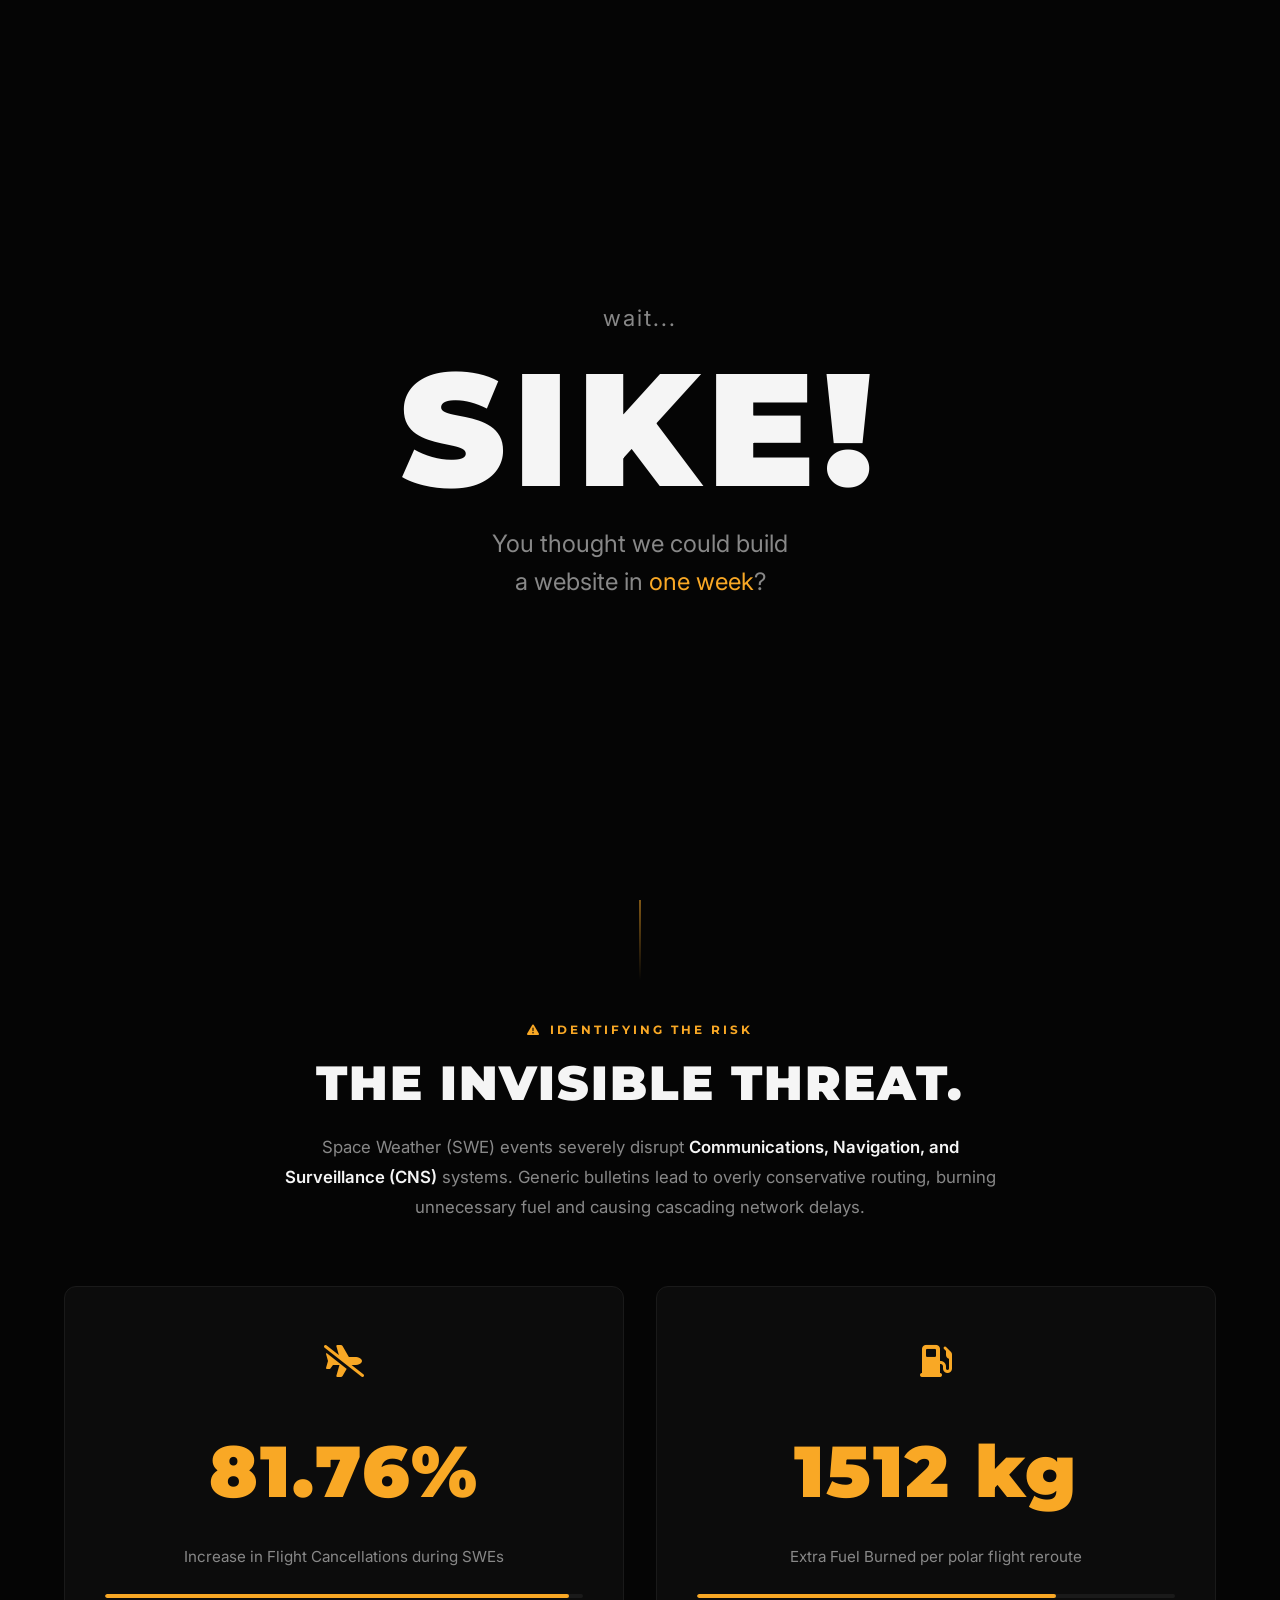
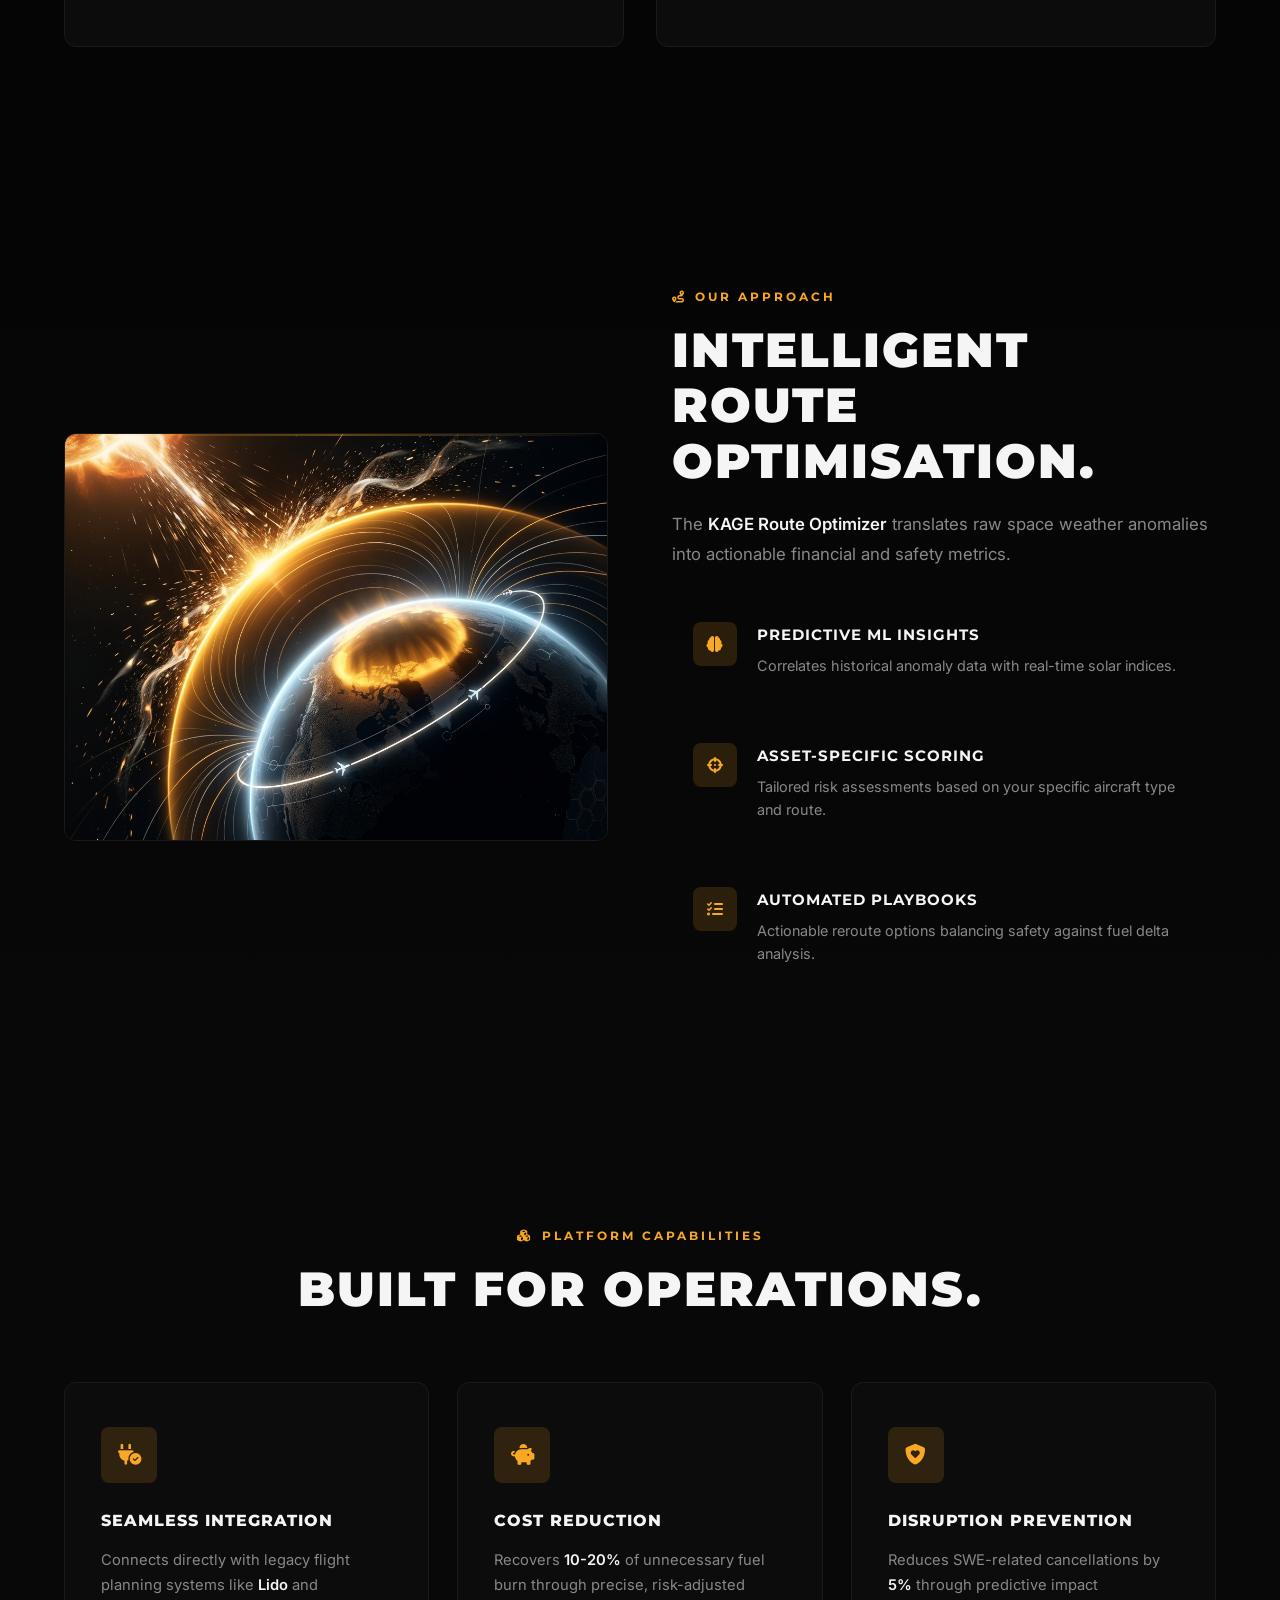
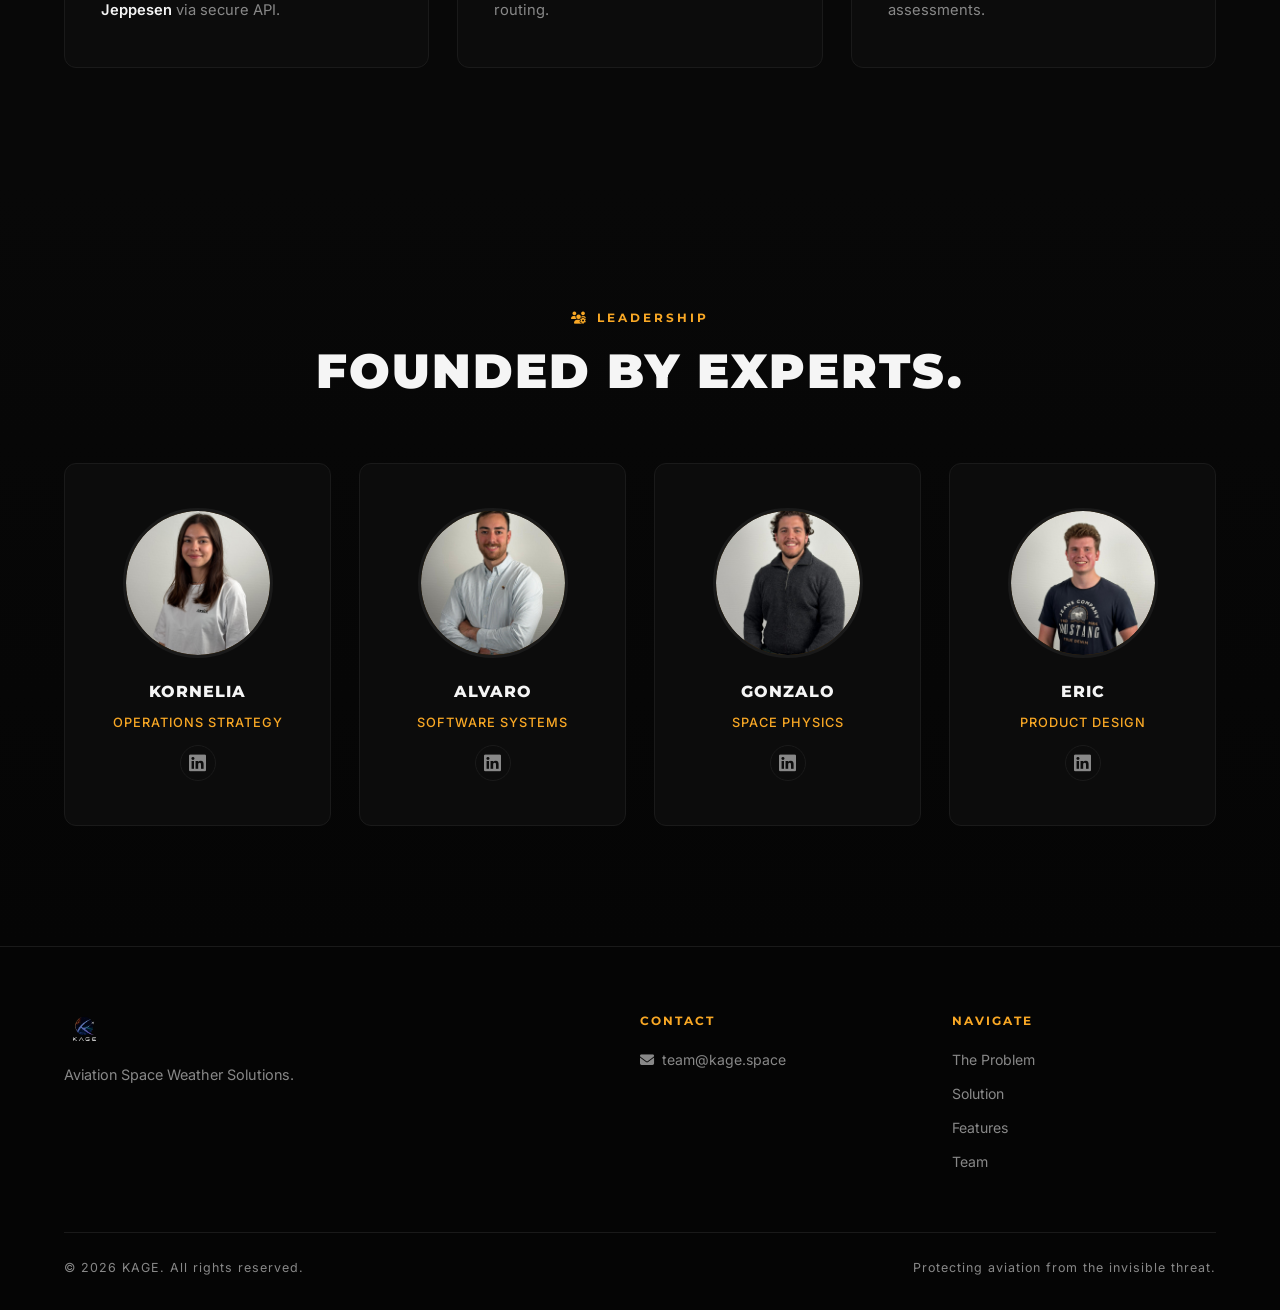
<file: kage-landing/index.html>
<!DOCTYPE html>
<html lang="en">

<head>
  <meta charset="UTF-8" />
  <meta name="viewport" content="width=device-width, initial-scale=1.0" />
  <title>KAGE — Space Weather Protection for Global Aviation</title>
  <meta name="description"
    content="KAGE is the ultimate space weather decision support engine for airline Operations Control Centres. Optimise polar routing, minimise fuel burn, and predict disruption before it strikes." />
  <link rel="preconnect" href="https://fonts.googleapis.com" />
  <link rel="preconnect" href="https://fonts.gstatic.com" crossorigin />
  <link
    href="https://fonts.googleapis.com/css2?family=Inter:wght@300;400;500;600&family=Montserrat:wght@600;700;800;900&display=swap"
    rel="stylesheet" />
  <link rel="stylesheet" href="https://cdnjs.cloudflare.com/ajax/libs/font-awesome/6.5.1/css/all.min.css" />
  <link rel="stylesheet" href="styles.css" />
</head>

<body>
  <!-- ═══ SPLASH JOKE SCREEN ═══ -->
  <div class="splash-screen" id="splashScreen">
    <div class="splash-content">
      <div class="splash-text splash-sike" id="splashSike">
        <p class="splash-small">wait...</p>
        <h1>SIKE!</h1>
        <p class="splash-sub">You thought we could build<br>a website in <span class="text-accent">one week</span>?</p>
      </div>
      <div class="splash-text splash-yes" id="splashYes">
        <h1>ACTUALLY YES,</h1>
        <p class="splash-sub-big">WE <span class="text-accent">DID IT.</span></p>
      </div>
    </div>
  </div>

  <nav class="navbar" id="navbar">
    <div class="nav-container">
      <a href="#" class="nav-logo"><img src="assets/KAGE.png" alt="KAGE Logo" class="logo-img" /></a>
      <ul class="nav-links" id="navLinks">
        <li><a href="#problem">The Problem</a></li>
        <li><a href="#solution">Solution</a></li>
        <li><a href="#features">Features</a></li>
        <li><a href="#team">Team</a></li>
      </ul>
      <a href="#contact" class="btn btn-primary nav-cta">Request Demo</a>
      <button class="nav-toggle" id="navToggle"
        aria-label="Toggle navigation"><span></span><span></span><span></span></button>
    </div>
  </nav>

  <header class="hero" id="hero">
    <canvas id="heroCanvas" class="hero-canvas"></canvas>
    <div class="hero-glow"></div>
    <div class="hero-content reveal">
      <p class="hero-tagline"><i class="fa-solid fa-satellite-dish"></i> Space Weather Intelligence</p>
      <h1 class="hero-headline">THE SHADOW<br>PROTECTING<br><span class="text-accent">GLOBAL AVIATION.</span></h1>
      <p class="hero-sub">KAGE is the ultimate space weather decision support engine for Operations Control Centres
        (OCC). We optimise polar routing, minimise fuel burn, and predict disruption before it strikes.</p>
      <div class="hero-buttons">
        <a href="#solution" class="btn btn-primary btn-lg">Explore the Platform</a>
        <a href="#problem" class="btn btn-outline btn-lg">View the Data</a>
      </div>
    </div>

  </header>

  <section class="section section-problem" id="problem">
    <div class="container">
      <div class="section-header reveal">
        <p class="section-label"><i class="fa-solid fa-triangle-exclamation"></i> Identifying the Risk</p>
        <h2 class="section-title">THE INVISIBLE THREAT.</h2>
        <p class="section-desc">Space Weather (SWE) events severely disrupt <strong>Communications, Navigation, and
            Surveillance (CNS)</strong> systems. Generic bulletins lead to overly conservative routing, burning
          unnecessary fuel and causing cascading network delays.</p>
      </div>
      <div class="metrics-grid">
        <div class="metric-card reveal">
          <div class="metric-icon"><i class="fa-solid fa-plane-slash"></i></div>
          <div class="metric-value" data-target="96.96" data-suffix="%" data-decimals="2">0</div>
          <p class="metric-label">Increase in Flight Cancellations during SWEs</p>
          <div class="metric-bar">
            <div class="metric-bar-fill" style="--bar-width:97%"></div>
          </div>
        </div>
        <div class="metric-card reveal">
          <div class="metric-icon"><i class="fa-solid fa-gas-pump"></i></div>
          <div class="metric-value" data-target="1793" data-suffix=" kg" data-decimals="0">0</div>
          <p class="metric-label">Extra Fuel Burned per polar flight reroute</p>
          <div class="metric-bar">
            <div class="metric-bar-fill" style="--bar-width:75%"></div>
          </div>
        </div>
      </div>
    </div>
  </section>

  <section class="section section-solution" id="solution">
    <div class="container">
      <div class="solution-grid">
        <div class="solution-visual reveal">
          <div class="visual-frame">
            <img src="assets/kage_shield_visual.png" alt="KAGE Route Optimiser visualisation" loading="lazy" />
            <div class="visual-overlay"></div>
            <div class="visual-scanline"></div>
          </div>
        </div>
        <div class="solution-content reveal">
          <p class="section-label"><i class="fa-solid fa-route"></i> Our Approach</p>
          <h2 class="section-title">INTELLIGENT ROUTE OPTIMISATION.</h2>
          <p class="section-desc">The <strong>KAGE Route Optimizer</strong> translates raw space weather anomalies into
            actionable financial and safety metrics.</p>
          <ul class="solution-features">
            <li>
              <div class="feature-icon"><i class="fa-solid fa-brain"></i></div>
              <div>
                <h4>Predictive ML Insights</h4>
                <p>Correlates historical anomaly data with real-time solar indices.</p>
              </div>
            </li>
            <li>
              <div class="feature-icon"><i class="fa-solid fa-crosshairs"></i></div>
              <div>
                <h4>Asset-Specific Scoring</h4>
                <p>Tailored risk assessments based on your specific aircraft type and route.</p>
              </div>
            </li>
            <li>
              <div class="feature-icon"><i class="fa-solid fa-list-check"></i></div>
              <div>
                <h4>Automated Playbooks</h4>
                <p>Actionable reroute options balancing safety against fuel delta analysis.</p>
              </div>
            </li>
          </ul>
        </div>
      </div>
    </div>
  </section>

  <section class="section section-features" id="features">
    <div class="container">
      <div class="section-header reveal">
        <p class="section-label"><i class="fa-solid fa-cubes"></i> Platform Capabilities</p>
        <h2 class="section-title">BUILT FOR OPERATIONS.</h2>
      </div>
      <div class="features-grid">
        <div class="feature-card reveal">
          <div class="feature-card-icon"><i class="fa-solid fa-plug-circle-check"></i></div>
          <h3>Seamless Integration</h3>
          <p>Connects directly with legacy flight planning systems like <strong>Lido</strong> and
            <strong>Jeppesen</strong> via secure API.
          </p>
          <div class="feature-card-glow"></div>
        </div>
        <div class="feature-card reveal">
          <div class="feature-card-icon"><i class="fa-solid fa-piggy-bank"></i></div>
          <h3>Cost Reduction</h3>
          <p>Recovers <strong>10-20%</strong> of unnecessary fuel burn through precise, risk-adjusted routing.</p>
          <div class="feature-card-glow"></div>
        </div>
        <div class="feature-card reveal">
          <div class="feature-card-icon"><i class="fa-solid fa-shield-heart"></i></div>
          <h3>Disruption Prevention</h3>
          <p>Reduces SWE-related cancellations by <strong>5%</strong> through predictive impact assessments.</p>
          <div class="feature-card-glow"></div>
        </div>
      </div>
    </div>
  </section>

  <section class="section section-team" id="team">
    <div class="container">
      <div class="section-header reveal">
        <p class="section-label"><i class="fa-solid fa-users-gear"></i> Leadership</p>
        <h2 class="section-title">FOUNDED BY EXPERTS.</h2>
      </div>
      <div class="team-grid">
        <div class="team-card reveal">
          <a href="https://www.linkedin.com/in/kornelia-wojtowicz-ba9136312" target="_blank" rel="noopener" class="team-link">
            <div class="team-avatar"><img src="assets/Kornelia.jpeg" alt="Kornelia" /></div>
          </a>
          <h4>Kornelia</h4>
          <p class="team-role">Operations Strategy</p>
          <a href="https://www.linkedin.com/in/kornelia-wojtowicz-ba9136312" target="_blank" rel="noopener" class="team-linkedin"><i class="fa-brands fa-linkedin"></i></a>
        </div>
        <div class="team-card reveal">
          <a href="https://www.linkedin.com/in/álvaro-martínez-collado-b00a3b299/" target="_blank" rel="noopener" class="team-link">
            <div class="team-avatar"><img src="assets/Alvaro.jpeg" alt="Alvaro" /></div>
          </a>
          <h4>Alvaro</h4>
          <p class="team-role">Software Systems</p>
          <a href="https://www.linkedin.com/in/álvaro-martínez-collado-b00a3b299/" target="_blank" rel="noopener" class="team-linkedin"><i class="fa-brands fa-linkedin"></i></a>
        </div>
        <div class="team-card reveal">
          <a href="https://www.linkedin.com/in/gonzalo-leon-guitart-palonsky-9871541ab/" target="_blank" rel="noopener" class="team-link">
            <div class="team-avatar"><img src="assets/Gonzalo.jpeg" alt="Gonzalo" /></div>
          </a>
          <h4>Gonzalo</h4>
          <p class="team-role">Space Physics</p>
          <a href="https://www.linkedin.com/in/gonzalo-leon-guitart-palonsky-9871541ab/" target="_blank" rel="noopener" class="team-linkedin"><i class="fa-brands fa-linkedin"></i></a>
        </div>
        <div class="team-card reveal">
          <a href="https://www.linkedin.com/in/bär-eric/" target="_blank" rel="noopener" class="team-link">
            <div class="team-avatar"><img src="assets/Eric.jpeg" alt="Eric" /></div>
          </a>
          <h4>Eric</h4>
          <p class="team-role">Product Design</p>
          <a href="https://www.linkedin.com/in/bär-eric/" target="_blank" rel="noopener" class="team-linkedin"><i class="fa-brands fa-linkedin"></i></a>
        </div>
      </div>
    </div>
  </section>

  <footer class="site-footer" id="contact">
    <div class="container">
      <div class="footer-grid">
        <div class="footer-brand"><a href="#" class="nav-logo footer-logo"><img src="assets/KAGE.png" alt="KAGE Logo" class="logo-img" /></a>
          <p>Aviation Space Weather Solutions.</p>
        </div>
        <div class="footer-contact">
          <h5>Contact</h5><a href="mailto:team@kage.space"><i class="fa-solid fa-envelope"></i> team@kage.space</a>
        </div>
        <div class="footer-links">
          <h5>Navigate</h5><a href="#problem">The Problem</a><a href="#solution">Solution</a><a
            href="#features">Features</a><a href="#team">Team</a>
        </div>
      </div>
      <div class="footer-bottom">
        <p>&copy; 2026 KAGE. All rights reserved.</p>
        <p>Protecting aviation from the invisible threat.</p>
      </div>
    </div>
  </footer>
  <script src="script.js"></script>
</body>

</html>
</file>
<file: kage-landing/styles.css>
/* ═══════════════════════════════════════════════════
   KAGE — Design System
   ═══════════════════════════════════════════════════ */
:root {
  --bg: #050505;
  --bg-card: #0c0c0c;
  --bg-card-hover: #111111;
  --border: #1a1a1a;
  --border-hover: #2a2a2a;
  --text: #f5f5f5;
  --text-muted: #888888;
  --accent: #f9a825;
  --accent-dim: rgba(249, 168, 37, 0.15);
  --accent-glow: rgba(249, 168, 37, 0.35);
  --font-head: 'Montserrat', sans-serif;
  --font-body: 'Inter', sans-serif;
  --radius: 12px;
  --radius-sm: 8px;
  --transition: 0.35s cubic-bezier(0.25, 0.46, 0.45, 0.94);
}

/* ═══════════════════════════════════════════════════
   SPLASH JOKE SCREEN
   ═══════════════════════════════════════════════════ */
.splash-screen {
  position: fixed; inset: 0; z-index: 9999;
  background: var(--bg);
  display: flex; align-items: center; justify-content: center;
  transition: opacity 0.8s ease, visibility 0.8s ease;
}
.splash-screen.hidden {
  opacity: 0; visibility: hidden; pointer-events: none;
}
.splash-content { text-align: center; position: relative; padding: 24px; }
.splash-text {
  position: absolute; top: 50%; left: 50%;
  transform: translate(-50%, -50%);
  width: max-content; max-width: 90vw;
  opacity: 0; transition: opacity 0.6s ease, transform 0.6s ease;
}
.splash-text.active {
  opacity: 1; transform: translate(-50%, -50%) scale(1);
}
.splash-text.exit {
  opacity: 0; transform: translate(-50%, -50%) scale(0.8);
}
.splash-small {
  font-family: var(--font-body); font-size: clamp(1rem, 3vw, 1.4rem);
  color: var(--text-muted); letter-spacing: 2px;
  text-transform: lowercase; margin-bottom: 12px;
}
.splash-sike h1 {
  font-family: var(--font-head); font-weight: 900;
  font-size: clamp(4rem, 15vw, 10rem);
  letter-spacing: 8px; line-height: 1;
  color: var(--text); margin-bottom: 16px;
}
.splash-sub {
  font-family: var(--font-body); font-size: clamp(1rem, 3vw, 1.5rem);
  color: var(--text-muted); line-height: 1.6;
}
.splash-yes h1 {
  font-family: var(--font-head); font-weight: 900;
  font-size: clamp(2.5rem, 8vw, 5.5rem);
  letter-spacing: 4px; line-height: 1.1;
  color: var(--text); margin-bottom: 8px;
}
.splash-sub-big {
  font-family: var(--font-head); font-weight: 900;
  font-size: clamp(3rem, 10vw, 7rem);
  letter-spacing: 4px; line-height: 1;
}

/* ── Reset ── */
*, *::before, *::after { margin: 0; padding: 0; box-sizing: border-box; }
html { scroll-behavior: smooth; font-size: 16px; }
body {
  font-family: var(--font-body);
  background: var(--bg);
  color: var(--text);
  line-height: 1.7;
  overflow-x: hidden;
  -webkit-font-smoothing: antialiased;
}
a { color: inherit; text-decoration: none; }
ul { list-style: none; }
img { max-width: 100%; display: block; }
strong { color: var(--text); font-weight: 600; }

/* ── Utility ── */
.container { max-width: 1200px; margin: 0 auto; padding: 0 24px; }
.text-accent { color: var(--accent); }
.section { padding: 120px 0; position: relative; }
.section-header { text-align: center; max-width: 720px; margin: 0 auto 64px; }
.section-label {
  font-family: var(--font-head);
  font-size: 0.75rem;
  font-weight: 700;
  letter-spacing: 3px;
  text-transform: uppercase;
  color: var(--accent);
  margin-bottom: 16px;
  display: flex; align-items: center; justify-content: center; gap: 8px;
}
.section-title {
  font-family: var(--font-head);
  font-size: clamp(2rem, 4vw, 3rem);
  font-weight: 900;
  letter-spacing: 2px;
  text-transform: uppercase;
  line-height: 1.15;
  margin-bottom: 20px;
}
.section-desc { color: var(--text-muted); font-size: 1.05rem; line-height: 1.8; }

/* ── Buttons ── */
.btn {
  display: inline-flex; align-items: center; gap: 8px;
  font-family: var(--font-head); font-weight: 700; font-size: 0.8rem;
  letter-spacing: 1.5px; text-transform: uppercase;
  padding: 14px 32px; border-radius: 6px;
  border: 2px solid transparent;
  cursor: pointer; transition: var(--transition);
  position: relative; overflow: hidden;
}
.btn-primary {
  background: var(--accent); color: #050505; border-color: var(--accent);
}
.btn-primary:hover { background: #fdd835; box-shadow: 0 0 30px var(--accent-glow); transform: translateY(-2px); }
.btn-outline {
  background: transparent; color: var(--text); border-color: var(--border-hover);
}
.btn-outline:hover { border-color: var(--accent); color: var(--accent); transform: translateY(-2px); }
.btn-lg { padding: 16px 36px; font-size: 0.85rem; }

/* ═══════════════════════════════════════════════════
   NAV
   ═══════════════════════════════════════════════════ */
.navbar {
  position: fixed; top: 0; left: 0; width: 100%; z-index: 1000;
  background: rgba(5, 5, 5, 0.6);
  backdrop-filter: blur(20px); -webkit-backdrop-filter: blur(20px);
  border-bottom: 1px solid transparent;
  transition: var(--transition);
}
.navbar.scrolled { border-bottom-color: var(--border); background: rgba(5, 5, 5, 0.92); }
.nav-container {
  max-width: 1200px; margin: 0 auto; padding: 0 24px;
  display: flex; align-items: center; justify-content: space-between;
  height: 72px;
}
.nav-logo { display: flex; align-items: center; gap: 10px; }
.logo-img { height: 40px; width: auto; }
.logo-icon { color: var(--accent); font-size: 1.3rem; }
.logo-text {
  font-family: var(--font-head); font-weight: 900; font-size: 1.4rem;
  letter-spacing: 4px; color: var(--text);
}
.nav-links { display: flex; gap: 36px; }
.nav-links a {
  font-family: var(--font-body); font-size: 0.82rem; font-weight: 500;
  letter-spacing: 1px; text-transform: uppercase; color: var(--text-muted);
  transition: var(--transition); position: relative;
}
.nav-links a::after {
  content: ''; position: absolute; bottom: -4px; left: 0;
  width: 0; height: 2px; background: var(--accent);
  transition: var(--transition);
}
.nav-links a:hover { color: var(--text); }
.nav-links a:hover::after { width: 100%; }
.nav-cta { font-size: 0.72rem !important; padding: 10px 24px !important; }
.nav-toggle { display: none; background: none; border: none; cursor: pointer; flex-direction: column; gap: 5px; }
.nav-toggle span { display: block; width: 24px; height: 2px; background: var(--text); transition: var(--transition); }

/* ═══════════════════════════════════════════════════
   HERO
   ═══════════════════════════════════════════════════ */
.hero {
  position: relative; min-height: 100vh;
  display: flex; align-items: center; justify-content: center;
  padding: 120px 24px 80px; overflow: hidden;
}
.hero-canvas {
  position: absolute; top: 0; left: 0; width: 100%; height: 100%;
  z-index: 0; pointer-events: none;
}
.hero-glow {
  position: absolute; top: 50%; left: 50%;
  width: 800px; height: 800px;
  transform: translate(-50%, -50%);
  background: radial-gradient(circle, var(--accent-dim) 0%, transparent 70%);
  z-index: 0; animation: pulseGlow 6s ease-in-out infinite;
}
@keyframes pulseGlow { 0%, 100% { opacity: 0.4; transform: translate(-50%, -50%) scale(1); } 50% { opacity: 0.7; transform: translate(-50%, -50%) scale(1.1); } }
.hero-content { position: relative; z-index: 1; text-align: center; max-width: 860px; }
.hero-tagline {
  font-family: var(--font-head); font-size: 0.75rem; font-weight: 700;
  letter-spacing: 4px; text-transform: uppercase; color: var(--accent);
  margin-bottom: 24px; display: flex; align-items: center; justify-content: center; gap: 10px;
}
.hero-headline {
  font-family: var(--font-head); font-weight: 900;
  font-size: clamp(2.8rem, 7vw, 5.5rem);
  letter-spacing: 3px; line-height: 1.05; margin-bottom: 28px;
}
.hero-sub {
  color: var(--text-muted); font-size: 1.1rem; line-height: 1.8;
  max-width: 640px; margin: 0 auto 40px;
}
.hero-buttons { display: flex; gap: 16px; justify-content: center; flex-wrap: wrap; }
.hero-scroll-indicator {
  position: absolute; bottom: 32px; left: 50%; transform: translateX(-50%);
  display: flex; flex-direction: column; align-items: center; gap: 8px; z-index: 1;
}
.hero-scroll-indicator span { font-size: 0.65rem; letter-spacing: 3px; text-transform: uppercase; color: var(--text-muted); }
.scroll-line { width: 1px; height: 48px; background: linear-gradient(to bottom, var(--accent), transparent); animation: scrollPulse 2s ease-in-out infinite; }
@keyframes scrollPulse { 0%, 100% { opacity: 1; height: 48px; } 50% { opacity: 0.3; height: 32px; } }

/* ═══════════════════════════════════════════════════
   PROBLEM — METRICS
   ═══════════════════════════════════════════════════ */
.section-problem { background: var(--bg); }
.section-problem::before {
  content: ''; position: absolute; top: 0; left: 50%; transform: translateX(-50%);
  width: 1px; height: 80px; background: linear-gradient(to bottom, var(--accent), transparent);
}
.metrics-grid { display: grid; grid-template-columns: repeat(auto-fit, minmax(320px, 1fr)); gap: 32px; }
.metric-card {
  background: var(--bg-card); border: 1px solid var(--border);
  border-radius: var(--radius); padding: 48px 40px; text-align: center;
  transition: var(--transition); position: relative; overflow: hidden;
}
.metric-card::before {
  content: ''; position: absolute; top: 0; left: 0; right: 0; height: 2px;
  background: linear-gradient(90deg, transparent, var(--accent), transparent); opacity: 0;
  transition: var(--transition);
}
.metric-card:hover { border-color: var(--border-hover); transform: translateY(-4px); }
.metric-card:hover::before { opacity: 1; }
.metric-icon { font-size: 2rem; color: var(--accent); margin-bottom: 20px; }
.metric-value {
  font-family: var(--font-head); font-size: clamp(3rem, 6vw, 4.5rem);
  font-weight: 900; color: var(--accent); letter-spacing: 2px; margin-bottom: 12px;
}
.metric-label { color: var(--text-muted); font-size: 0.95rem; margin-bottom: 24px; }
.metric-bar { width: 100%; height: 4px; background: var(--border); border-radius: 2px; overflow: hidden; }
.metric-bar-fill { height: 100%; width: 0; background: var(--accent); border-radius: 2px; transition: width 1.5s cubic-bezier(0.25, 0.46, 0.45, 0.94); }
.metric-card.visible .metric-bar-fill { width: var(--bar-width); }

/* ═══════════════════════════════════════════════════
   SOLUTION
   ═══════════════════════════════════════════════════ */
.section-solution { background: linear-gradient(180deg, var(--bg) 0%, #080808 100%); }
.solution-grid { display: grid; grid-template-columns: 1fr 1fr; gap: 64px; align-items: center; }
.visual-frame {
  position: relative; border-radius: var(--radius); overflow: hidden;
  border: 1px solid var(--border); aspect-ratio: 4/3;
}
.visual-frame img { width: 100%; height: 100%; object-fit: cover; }
.visual-overlay {
  position: absolute; inset: 0;
  background: linear-gradient(135deg, rgba(249,168,37,0.08) 0%, transparent 60%);
  pointer-events: none;
}
.visual-scanline {
  position: absolute; top: 0; left: 0; right: 0; height: 2px;
  background: linear-gradient(90deg, transparent, var(--accent-glow), transparent);
  animation: scanline 4s linear infinite;
}
@keyframes scanline { 0% { top: 0; opacity: 0; } 10% { opacity: 1; } 90% { opacity: 1; } 100% { top: 100%; opacity: 0; } }
.solution-content .section-label { justify-content: flex-start; }
.solution-content .section-title { text-align: left; }
.solution-content .section-desc { text-align: left; margin-bottom: 32px; }
.solution-features { display: flex; flex-direction: column; gap: 24px; }
.solution-features li {
  display: flex; gap: 20px; align-items: flex-start;
  padding: 20px; border-radius: var(--radius-sm);
  border: 1px solid transparent; transition: var(--transition);
}
.solution-features li:hover { background: var(--bg-card); border-color: var(--border); }
.solution-features .feature-icon {
  width: 44px; height: 44px; min-width: 44px;
  display: flex; align-items: center; justify-content: center;
  border-radius: var(--radius-sm); background: var(--accent-dim);
  color: var(--accent); font-size: 1rem;
}
.solution-features h4 {
  font-family: var(--font-head); font-size: 0.95rem; font-weight: 700;
  letter-spacing: 1px; text-transform: uppercase; margin-bottom: 6px;
}
.solution-features p { color: var(--text-muted); font-size: 0.9rem; line-height: 1.6; }

/* ═══════════════════════════════════════════════════
   FEATURES
   ═══════════════════════════════════════════════════ */
.section-features { background: #080808; }
.features-grid { display: grid; grid-template-columns: repeat(3, 1fr); gap: 28px; }
.feature-card {
  background: var(--bg-card); border: 1px solid var(--border);
  border-radius: var(--radius); padding: 44px 36px;
  transition: var(--transition); position: relative; overflow: hidden;
}
.feature-card:hover { border-color: var(--border-hover); transform: translateY(-6px); }
.feature-card-icon {
  width: 56px; height: 56px; display: flex; align-items: center; justify-content: center;
  border-radius: var(--radius-sm); background: var(--accent-dim);
  color: var(--accent); font-size: 1.3rem; margin-bottom: 24px;
}
.feature-card h3 {
  font-family: var(--font-head); font-size: 1rem; font-weight: 800;
  letter-spacing: 1px; text-transform: uppercase; margin-bottom: 14px;
}
.feature-card p { color: var(--text-muted); font-size: 0.92rem; line-height: 1.7; }
.feature-card-glow {
  position: absolute; top: -50%; right: -50%; width: 200%; height: 200%;
  background: radial-gradient(circle at center, var(--accent-dim), transparent 70%);
  opacity: 0; transition: opacity 0.5s; pointer-events: none;
}
.feature-card:hover .feature-card-glow { opacity: 1; }

/* ═══════════════════════════════════════════════════
   TEAM
   ═══════════════════════════════════════════════════ */
.section-team { background: linear-gradient(180deg, #080808 0%, var(--bg) 100%); }
.team-grid { display: grid; grid-template-columns: repeat(4, 1fr); gap: 28px; }
.team-card {
  background: var(--bg-card); border: 1px solid var(--border);
  border-radius: var(--radius); padding: 44px 24px; text-align: center;
  transition: var(--transition);
}
.team-card:hover { border-color: var(--accent); transform: translateY(-4px); }
.team-avatar {
  width: 150px; height: 150px; margin: 0 auto 20px;
  display: flex; align-items: center; justify-content: center;
  border-radius: 50%; background: var(--accent-dim);
  color: var(--accent); font-size: 1.8rem; border: 3px solid var(--border);
  transition: var(--transition); overflow: hidden;
}
.team-avatar img {
  width: 100%; height: 100%; object-fit: cover;
  border-radius: 50%; transition: transform 0.5s ease;
}
.team-card:hover .team-avatar img { transform: scale(1.1); }
.team-card:hover .team-avatar { border-color: var(--accent); box-shadow: 0 0 24px var(--accent-dim); }
.team-card h4 { font-family: var(--font-head); font-size: 1rem; font-weight: 800; letter-spacing: 1px; text-transform: uppercase; margin-bottom: 6px; }
.team-role { color: var(--accent); font-size: 0.8rem; font-weight: 500; letter-spacing: 1px; text-transform: uppercase; }
.team-link { display: block; }
.team-linkedin {
  display: inline-flex; align-items: center; justify-content: center;
  width: 36px; height: 36px; border-radius: 50%;
  color: var(--text-muted); font-size: 1.2rem;
  margin-top: 12px; transition: var(--transition);
  border: 1px solid var(--border);
}
.team-linkedin:hover { color: #0a66c2; border-color: #0a66c2; background: rgba(10, 102, 194, 0.1); }

/* ═══════════════════════════════════════════════════
   FOOTER
   ═══════════════════════════════════════════════════ */
.site-footer {
  background: var(--bg); border-top: 1px solid var(--border);
  padding: 64px 0 32px;
}
.footer-grid { display: grid; grid-template-columns: 2fr 1fr 1fr; gap: 48px; margin-bottom: 48px; }
.footer-brand p { color: var(--text-muted); margin-top: 12px; font-size: 0.9rem; }
.footer-contact h5, .footer-links h5 {
  font-family: var(--font-head); font-size: 0.75rem; font-weight: 700;
  letter-spacing: 2px; text-transform: uppercase; color: var(--accent);
  margin-bottom: 16px;
}
.footer-contact a, .footer-links a {
  display: flex; align-items: center; gap: 8px;
  color: var(--text-muted); font-size: 0.88rem; transition: var(--transition);
  margin-bottom: 10px;
}
.footer-contact a:hover, .footer-links a:hover { color: var(--accent); }
.footer-bottom {
  border-top: 1px solid var(--border); padding-top: 24px;
  display: flex; justify-content: space-between; align-items: center;
}
.footer-bottom p { color: var(--text-muted); font-size: 0.78rem; letter-spacing: 1px; }

/* ═══════════════════════════════════════════════════
   REVEAL ANIMATIONS
   ═══════════════════════════════════════════════════ */
.reveal {
  opacity: 0; transform: translateY(40px);
  transition: opacity 0.8s cubic-bezier(0.25, 0.46, 0.45, 0.94),
              transform 0.8s cubic-bezier(0.25, 0.46, 0.45, 0.94);
}
.reveal.visible { opacity: 1; transform: translateY(0); }

/* ═══════════════════════════════════════════════════
   RESPONSIVE
   ═══════════════════════════════════════════════════ */
@media (max-width: 1024px) {
  .solution-grid { grid-template-columns: 1fr; gap: 40px; }
  .solution-content .section-label { justify-content: center; }
  .solution-content .section-title { text-align: center; }
  .solution-content .section-desc { text-align: center; }
  .features-grid { grid-template-columns: repeat(2, 1fr); }
  .team-grid { grid-template-columns: repeat(2, 1fr); }
  .footer-grid { grid-template-columns: 1fr; gap: 32px; }
}
@media (max-width: 768px) {
  .section { padding: 80px 0; }
  .section-header { margin-bottom: 40px; }
  .nav-links, .nav-cta { display: none; }
  .nav-toggle { display: flex; }
  .nav-links.open {
    display: flex; flex-direction: column;
    position: absolute; top: 72px; left: 0; right: 0;
    background: rgba(5,5,5,0.97); padding: 24px; gap: 20px;
    border-bottom: 1px solid var(--border);
  }
  .nav-cta.open { display: inline-flex; position: absolute; top: calc(72px + 160px); left: 24px; }
  .hero { padding: 100px 20px 60px; min-height: 100svh; }
  .hero-headline { font-size: clamp(2rem, 10vw, 3.5rem); letter-spacing: 1px; }
  .hero-sub { font-size: 0.95rem; margin-bottom: 28px; }
  .hero-buttons { flex-direction: column; align-items: center; gap: 12px; }
  .btn-lg { padding: 14px 28px; font-size: 0.78rem; width: 100%; max-width: 280px; justify-content: center; }
  .metrics-grid { grid-template-columns: 1fr; gap: 20px; }
  .metric-card { padding: 32px 24px; }
  .metric-value { font-size: clamp(2.5rem, 10vw, 3.5rem); }
  .features-grid { grid-template-columns: 1fr; gap: 20px; }
  .feature-card { padding: 32px 24px; }
  .team-grid { grid-template-columns: repeat(2, 1fr); gap: 16px; }
  .team-card { padding: 32px 16px; }
  .team-avatar { width: 120px; height: 120px; }
  .solution-features li { padding: 14px; }
  .footer-bottom { flex-direction: column; gap: 8px; text-align: center; }
  .footer-grid { grid-template-columns: 1fr; gap: 28px; text-align: center; }
  .footer-contact a { justify-content: center; }
}
@media (max-width: 480px) {
  .section { padding: 60px 0; }
  .hero-headline { font-size: clamp(1.8rem, 11vw, 2.8rem); }
  .hero-tagline { font-size: 0.65rem; letter-spacing: 2px; }
  .section-title { font-size: clamp(1.5rem, 6vw, 2rem); }
  .section-desc { font-size: 0.92rem; }
  .team-grid { grid-template-columns: 1fr; }
  .team-avatar { width: 130px; height: 130px; }
  .team-card { padding: 36px 20px; }
  .metric-card { padding: 28px 20px; }
  .container { padding: 0 16px; }
}
</file>
